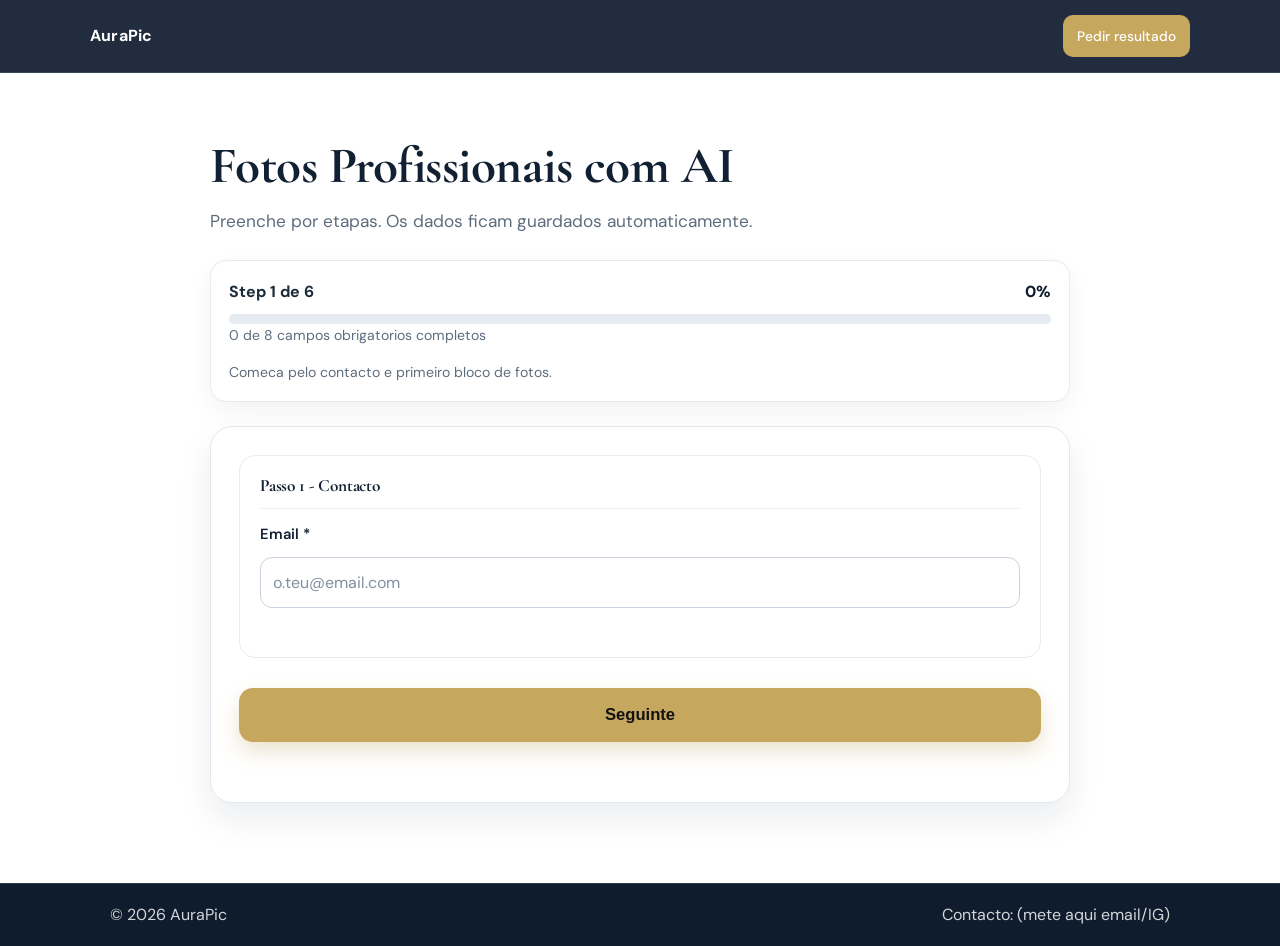
<file: form.html>
﻿<!DOCTYPE html>
<html lang="pt">
<head>
  <meta charset="UTF-8" />
  <meta name="viewport" content="width=device-width, initial-scale=1" />
  <title>AuraPic - Formulario</title>
  <meta http-equiv="refresh" content="0; url=form/step-1.html" />
</head>
<body>
  <p>A redirecionar para <a href="form/step-1.html">form/step-1.html</a>...</p>
  <script>
    window.location.replace("form/step-1.html");
  </script>
</body>
</html>
</file>
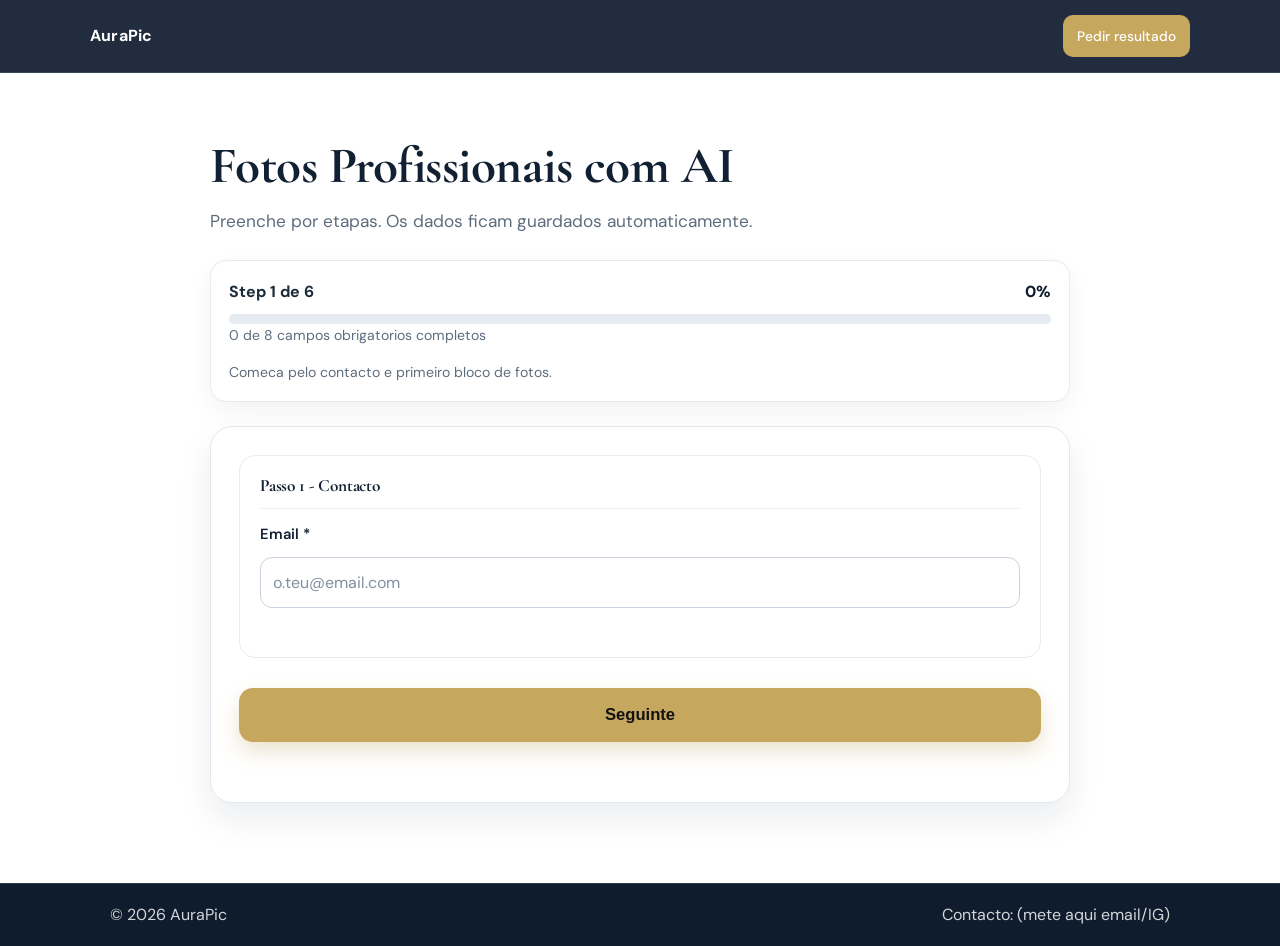
<file: form/step-1.html>
<!DOCTYPE html>
<html lang="pt">
<head>
  <meta charset="UTF-8" />
  <meta name="viewport" content="width=device-width, initial-scale=1" />
  <title>AuraPic - Step 1</title>
  <link rel="stylesheet" href="../style.css" />
</head>
<body class="form-page" data-step-index="1">
  <header class="topbar">
    <div class="container topbar-inner">
      <a class="brand" href="../index.html">AuraPic</a>
      <nav class="nav">
        <a class="btn small" href="step-1.html" aria-current="page">Pedir resultado</a>
      </nav>
    </div>
  </header>

  <main class="section">
    <div class="container form-container">
      <h1>Fotos Profissionais com AI</h1>
      <p class="lead">Preenche por etapas. Os dados ficam guardados automaticamente.</p>

      <div class="card mt progress-card" aria-live="polite">
        <div class="progress-head">
          <strong id="wizardStepLabel">Step 1 de 6</strong>
          <span id="progressPct">0%</span>
        </div>
        <div class="progress-track" role="progressbar" aria-valuemin="0" aria-valuemax="100" aria-valuenow="0">
          <div id="progressFill" class="progress-fill"></div>
        </div>
        <p class="muted small" id="progressText">0 de 8 campos obrigatorios completos</p>
        <p class="muted small" id="progressHint">Comeca pelo contacto e primeiro bloco de fotos.</p>
      </div>

      <section class="nice-form mt">
        <div class="step-card">
          <div class="step-head">
            <h3>Passo 1 - Contacto</h3>
          </div>
          <div class="field">
            <label for="email">Email *</label>
            <input id="email" name="email" type="email" placeholder="o.teu@email.com" required />
            <p class="small field-error" data-error-for="email"></p>
          </div>
        </div>

        <div class="actions">
          <button class="btn btn-submit" type="button" data-action="next">Seguinte</button>
        </div>

        <p class="muted small" id="formMsg" aria-live="polite"></p>
      </section>
    </div>
  </main>

  <footer class="footer">
    <div class="container footer-inner">
      <span class="muted">&copy; 2026 AuraPic</span>
      <span class="muted">Contacto: (mete aqui email/IG)</span>
    </div>
  </footer>

  <script src="../app.js"></script>
</body>
</html>
</file>
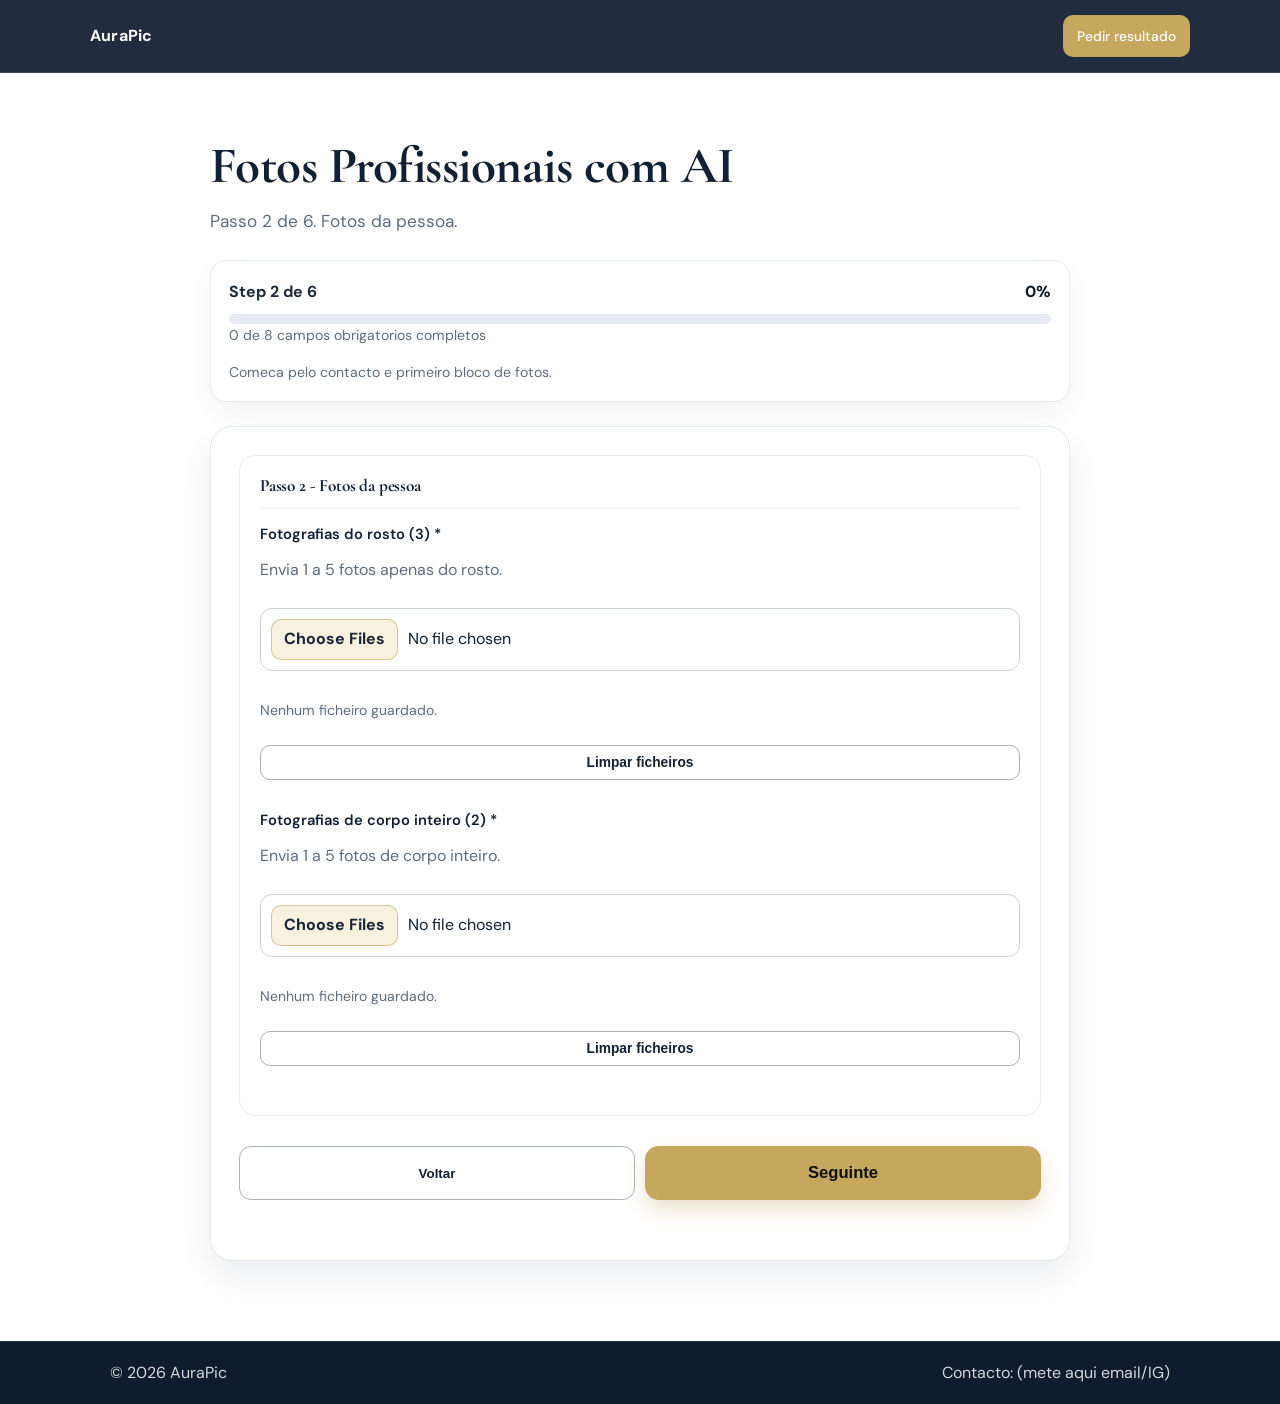
<file: form/step-2.html>
<!DOCTYPE html>
<html lang="pt">
<head>
  <meta charset="UTF-8" />
  <meta name="viewport" content="width=device-width, initial-scale=1" />
  <title>AuraPic - Step 2</title>
  <link rel="stylesheet" href="../style.css" />
</head>
<body class="form-page" data-step-index="2">
  <header class="topbar">
    <div class="container topbar-inner">
      <a class="brand" href="../index.html">AuraPic</a>
      <nav class="nav">
        <a class="btn small" href="step-1.html" aria-current="page">Pedir resultado</a>
      </nav>
    </div>
  </header>

  <main class="section">
    <div class="container form-container">
      <h1>Fotos Profissionais com AI</h1>
      <p class="lead">Passo 2 de 6. Fotos da pessoa.</p>

      <div class="card mt progress-card" aria-live="polite">
        <div class="progress-head">
          <strong id="wizardStepLabel">Step 2 de 6</strong>
          <span id="progressPct">0%</span>
        </div>
        <div class="progress-track" role="progressbar" aria-valuemin="0" aria-valuemax="100" aria-valuenow="0">
          <div id="progressFill" class="progress-fill"></div>
        </div>
        <p class="muted small" id="progressText">0 de 8 campos obrigatorios completos</p>
        <p class="muted small" id="progressHint">Continua com as fotos do rosto e corpo.</p>
      </div>

      <section class="nice-form mt">
        <div class="step-card">
          <div class="step-head">
            <h3>Passo 2 - Fotos da pessoa</h3>
          </div>

          <div class="field">
            <label for="facePhotos">Fotografias do rosto (3) *</label>
            <p class="hint">Envia 1 a 5 fotos apenas do rosto.</p>
            <input id="facePhotos" name="facePhotos" type="file" accept="image/*" multiple data-min="1" data-max="5" />
            <div class="previews" id="facePhotosPreviews"></div>
            <p class="muted small" id="facePhotosStatus">Nenhum ficheiro guardado.</p>
            <button class="btn ghost small" type="button" data-clear-files="facePhotos">Limpar ficheiros</button>
            <p class="small field-error" data-error-for="facePhotos"></p>
          </div>

          <div class="field">
            <label for="fullBodyPhotos">Fotografias de corpo inteiro (2) *</label>
            <p class="hint">Envia 1 a 5 fotos de corpo inteiro.</p>
            <input id="fullBodyPhotos" name="fullBodyPhotos" type="file" accept="image/*" multiple data-min="1" data-max="5" />
            <div class="previews" id="fullBodyPhotosPreviews"></div>
            <p class="muted small" id="fullBodyPhotosStatus">Nenhum ficheiro guardado.</p>
            <button class="btn ghost small" type="button" data-clear-files="fullBodyPhotos">Limpar ficheiros</button>
            <p class="small field-error" data-error-for="fullBodyPhotos"></p>
          </div>
        </div>

        <div class="actions">
          <button class="btn ghost" type="button" data-action="back">Voltar</button>
          <button class="btn btn-submit" type="button" data-action="next">Seguinte</button>
        </div>

        <p class="muted small" id="formMsg" aria-live="polite"></p>
      </section>
    </div>
  </main>

  <footer class="footer">
    <div class="container footer-inner">
      <span class="muted">&copy; 2026 AuraPic</span>
      <span class="muted">Contacto: (mete aqui email/IG)</span>
    </div>
  </footer>

  <script src="../app.js"></script>
</body>
</html>
</file>
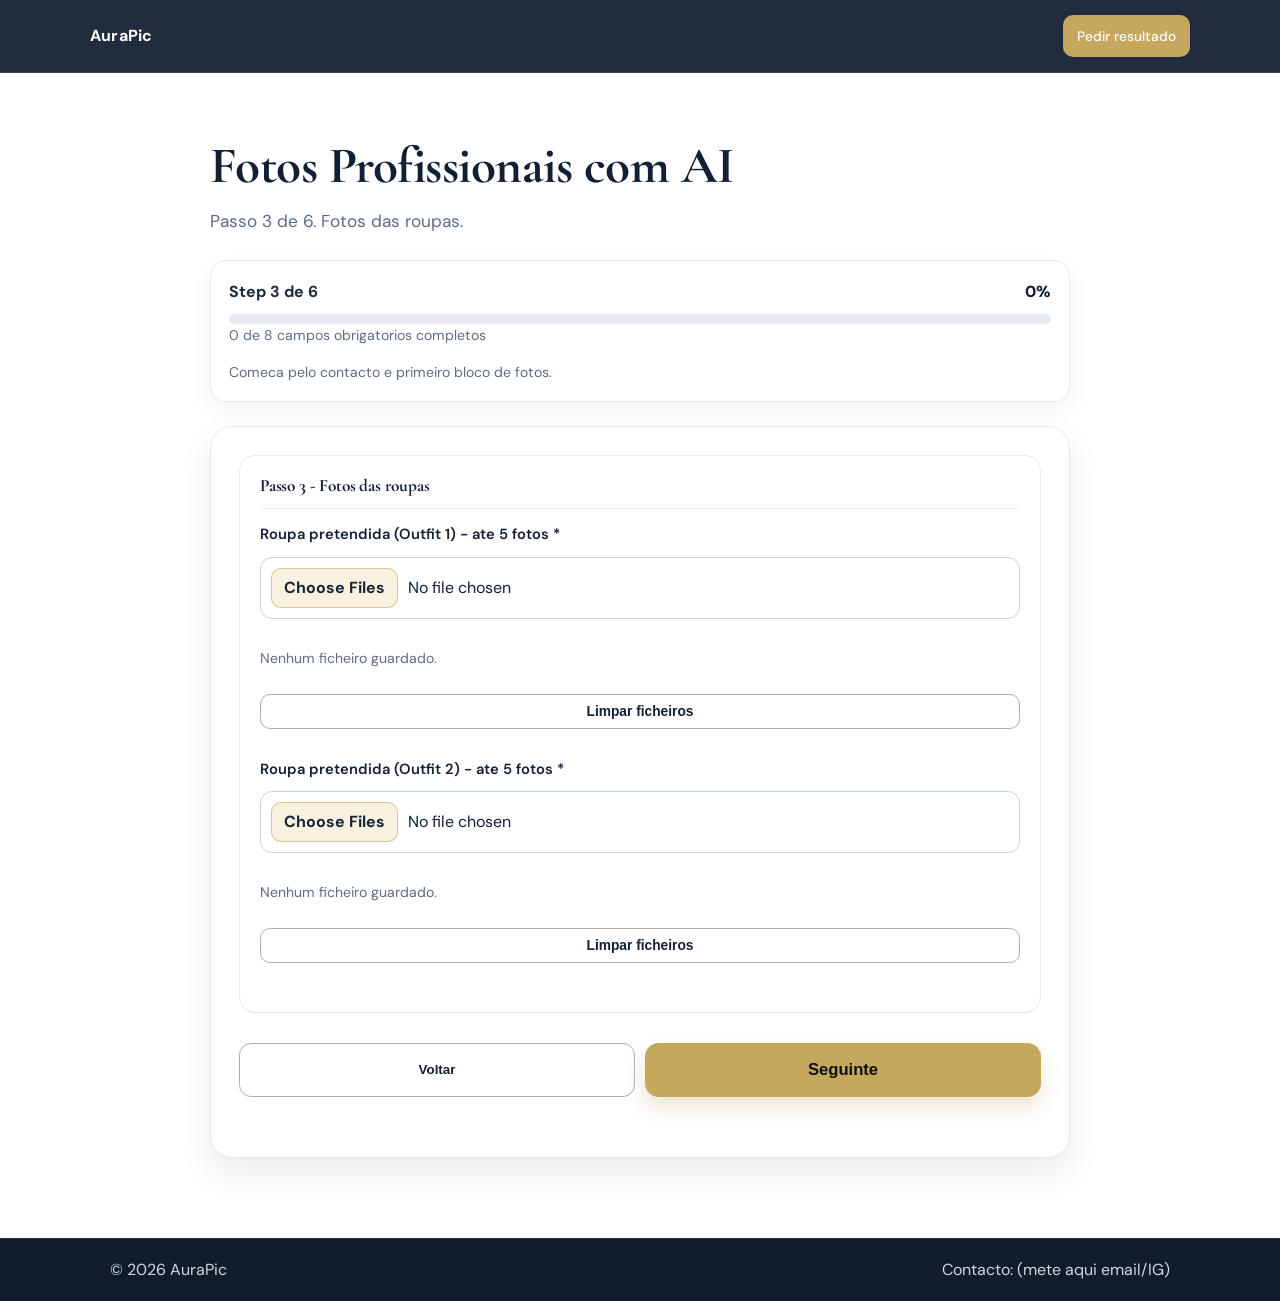
<file: form/step-3.html>
<!DOCTYPE html>
<html lang="pt">
<head>
  <meta charset="UTF-8" />
  <meta name="viewport" content="width=device-width, initial-scale=1" />
  <title>AuraPic - Step 3</title>
  <link rel="stylesheet" href="../style.css" />
</head>
<body class="form-page" data-step-index="3">
  <header class="topbar">
    <div class="container topbar-inner">
      <a class="brand" href="../index.html">AuraPic</a>
      <nav class="nav">
        <a class="btn small" href="step-1.html" aria-current="page">Pedir resultado</a>
      </nav>
    </div>
  </header>

  <main class="section">
    <div class="container form-container">
      <h1>Fotos Profissionais com AI</h1>
      <p class="lead">Passo 3 de 6. Fotos das roupas.</p>

      <div class="card mt progress-card" aria-live="polite">
        <div class="progress-head">
          <strong id="wizardStepLabel">Step 3 de 6</strong>
          <span id="progressPct">0%</span>
        </div>
        <div class="progress-track" role="progressbar" aria-valuemin="0" aria-valuemax="100" aria-valuenow="0">
          <div id="progressFill" class="progress-fill"></div>
        </div>
        <p class="muted small" id="progressText">0 de 8 campos obrigatorios completos</p>
        <p class="muted small" id="progressHint">Continua com os dois outfits.</p>
      </div>

      <section class="nice-form mt">
        <div class="step-card">
          <div class="step-head">
            <h3>Passo 3 - Fotos das roupas</h3>
          </div>

          <div class="field">
            <label for="outfit1Photos">Roupa pretendida (Outfit 1) - ate 5 fotos *</label>
            <input id="outfit1Photos" name="outfit1Photos" type="file" accept="image/*" multiple data-min="1" data-max="5" />
            <div class="previews" id="outfit1PhotosPreviews"></div>
            <p class="muted small" id="outfit1PhotosStatus">Nenhum ficheiro guardado.</p>
            <button class="btn ghost small" type="button" data-clear-files="outfit1Photos">Limpar ficheiros</button>
            <p class="small field-error" data-error-for="outfit1Photos"></p>
          </div>

          <div class="field">
            <label for="outfit2Photos">Roupa pretendida (Outfit 2) - ate 5 fotos *</label>
            <input id="outfit2Photos" name="outfit2Photos" type="file" accept="image/*" multiple data-min="1" data-max="5" />
            <div class="previews" id="outfit2PhotosPreviews"></div>
            <p class="muted small" id="outfit2PhotosStatus">Nenhum ficheiro guardado.</p>
            <button class="btn ghost small" type="button" data-clear-files="outfit2Photos">Limpar ficheiros</button>
            <p class="small field-error" data-error-for="outfit2Photos"></p>
          </div>
        </div>

        <div class="actions">
          <button class="btn ghost" type="button" data-action="back">Voltar</button>
          <button class="btn btn-submit" type="button" data-action="next">Seguinte</button>
        </div>

        <p class="muted small" id="formMsg" aria-live="polite"></p>
      </section>
    </div>
  </main>

  <footer class="footer">
    <div class="container footer-inner">
      <span class="muted">&copy; 2026 AuraPic</span>
      <span class="muted">Contacto: (mete aqui email/IG)</span>
    </div>
  </footer>

  <script src="../app.js"></script>
</body>
</html>
</file>
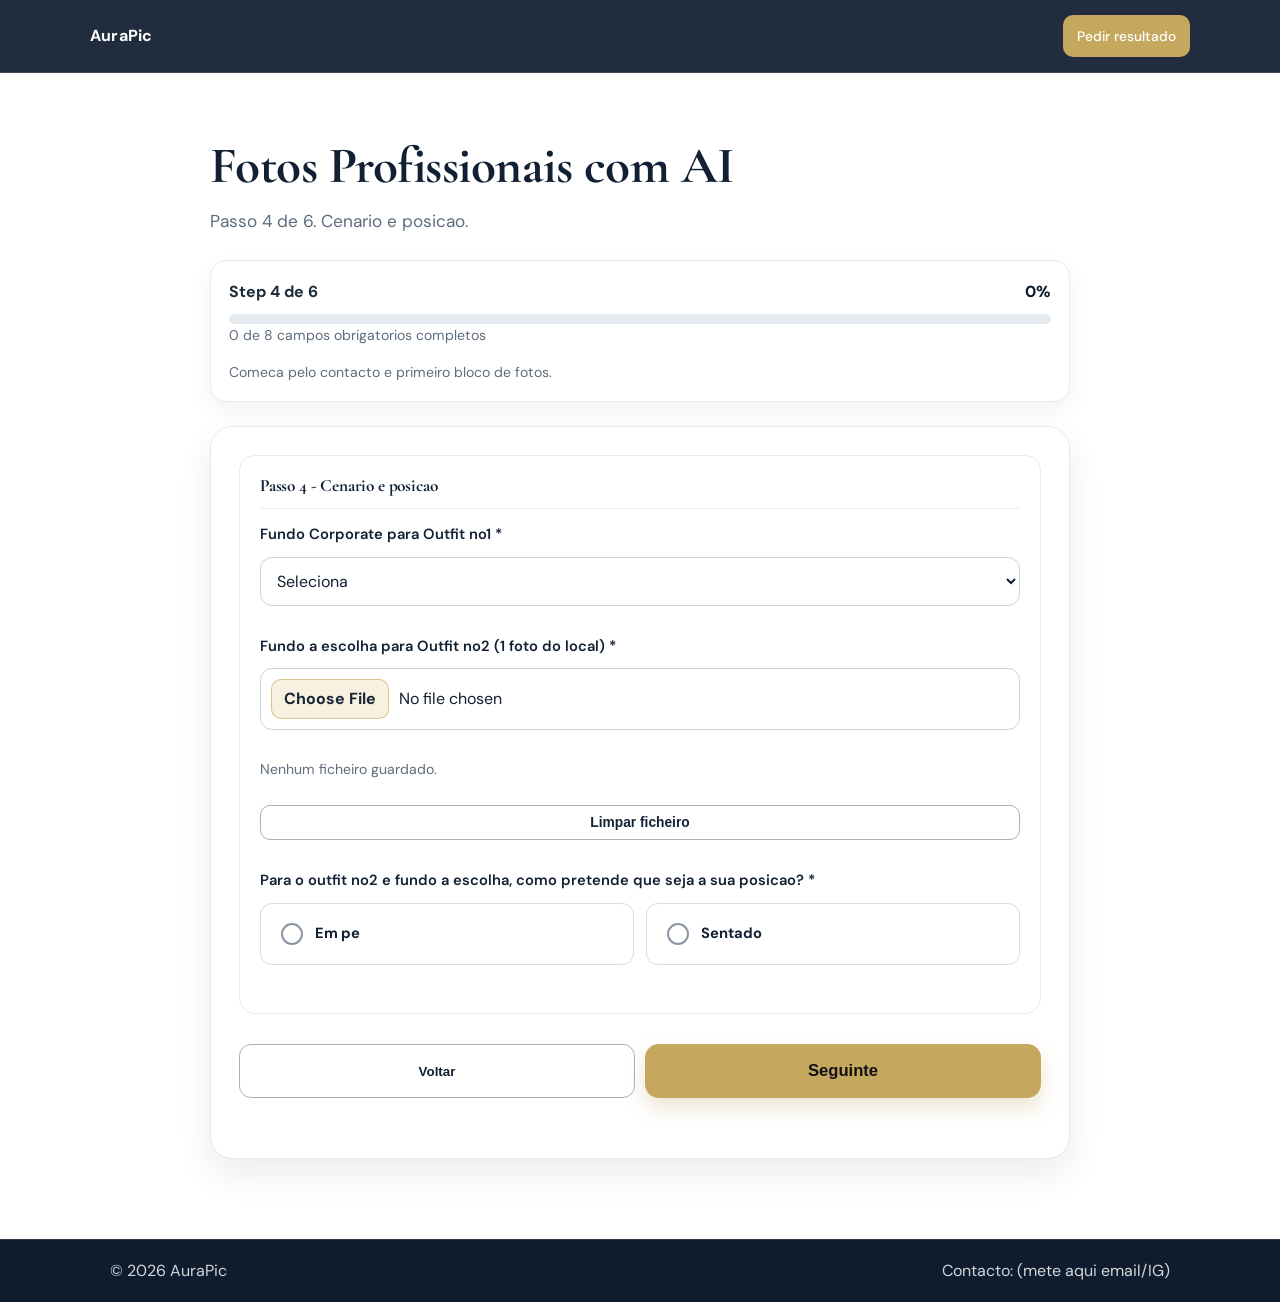
<file: form/step-4.html>
<!DOCTYPE html>
<html lang="pt">
<head>
  <meta charset="UTF-8" />
  <meta name="viewport" content="width=device-width, initial-scale=1" />
  <title>AuraPic - Step 4</title>
  <link rel="stylesheet" href="../style.css" />
</head>
<body class="form-page" data-step-index="4">
  <header class="topbar">
    <div class="container topbar-inner">
      <a class="brand" href="../index.html">AuraPic</a>
      <nav class="nav">
        <a class="btn small" href="step-1.html" aria-current="page">Pedir resultado</a>
      </nav>
    </div>
  </header>

  <main class="section">
    <div class="container form-container">
      <h1>Fotos Profissionais com AI</h1>
      <p class="lead">Passo 4 de 6. Cenario e posicao.</p>

      <div class="card mt progress-card" aria-live="polite">
        <div class="progress-head">
          <strong id="wizardStepLabel">Step 4 de 6</strong>
          <span id="progressPct">0%</span>
        </div>
        <div class="progress-track" role="progressbar" aria-valuemin="0" aria-valuemax="100" aria-valuenow="0">
          <div id="progressFill" class="progress-fill"></div>
        </div>
        <p class="muted small" id="progressText">0 de 8 campos obrigatorios completos</p>
        <p class="muted small" id="progressHint">Define fundo e posicao.</p>
      </div>

      <section class="nice-form mt">
        <div class="step-card">
          <div class="step-head">
            <h3>Passo 4 - Cenario e posicao</h3>
          </div>

          <div class="field">
            <label for="bg1">Fundo Corporate para Outfit no1 *</label>
            <select id="bg1" name="bg1" required>
              <option value="" selected disabled>Seleciona</option>
              <option>Branco</option>
              <option>Preto</option>
              <option>Cinzento</option>
              <option>Beige</option>
            </select>
            <p class="small field-error" data-error-for="bg1"></p>
          </div>

          <div class="field">
            <label for="bg2Photo">Fundo a escolha para Outfit no2 (1 foto do local) *</label>
            <input id="bg2Photo" name="bg2Photo" type="file" accept="image/*" data-min="1" data-max="1" />
            <div class="previews" id="bg2PhotoPreviews"></div>
            <p class="muted small" id="bg2PhotoStatus">Nenhum ficheiro guardado.</p>
            <button class="btn ghost small" type="button" data-clear-files="bg2Photo">Limpar ficheiro</button>
            <p class="small field-error" data-error-for="bg2Photo"></p>
          </div>

          <div class="field">
            <label>Para o outfit no2 e fundo a escolha, como pretende que seja a sua posicao? *</label>
            <div class="radio-row">
              <label class="radio radio-card">
                <input type="radio" name="pose" value="Em pe" />
                <span class="radio-card-ui">
                  <span class="radio-indicator" aria-hidden="true"></span>
                  <span class="radio-label">Em pe</span>
                  <span class="radio-check" aria-hidden="true">✓</span>
                </span>
              </label>
              <label class="radio radio-card">
                <input type="radio" name="pose" value="Sentado" />
                <span class="radio-card-ui">
                  <span class="radio-indicator" aria-hidden="true"></span>
                  <span class="radio-label">Sentado</span>
                  <span class="radio-check" aria-hidden="true">✓</span>
                </span>
              </label>
            </div>
            <p class="small field-error" data-error-for="pose"></p>
          </div>
        </div>

        <div class="actions">
          <button class="btn ghost" type="button" data-action="back">Voltar</button>
          <button class="btn btn-submit" type="button" data-action="next">Seguinte</button>
        </div>

        <p class="muted small" id="formMsg" aria-live="polite"></p>
      </section>
    </div>
  </main>

  <footer class="footer">
    <div class="container footer-inner">
      <span class="muted">&copy; 2026 AuraPic</span>
      <span class="muted">Contacto: (mete aqui email/IG)</span>
    </div>
  </footer>

  <script src="../app.js"></script>
</body>
</html>
</file>
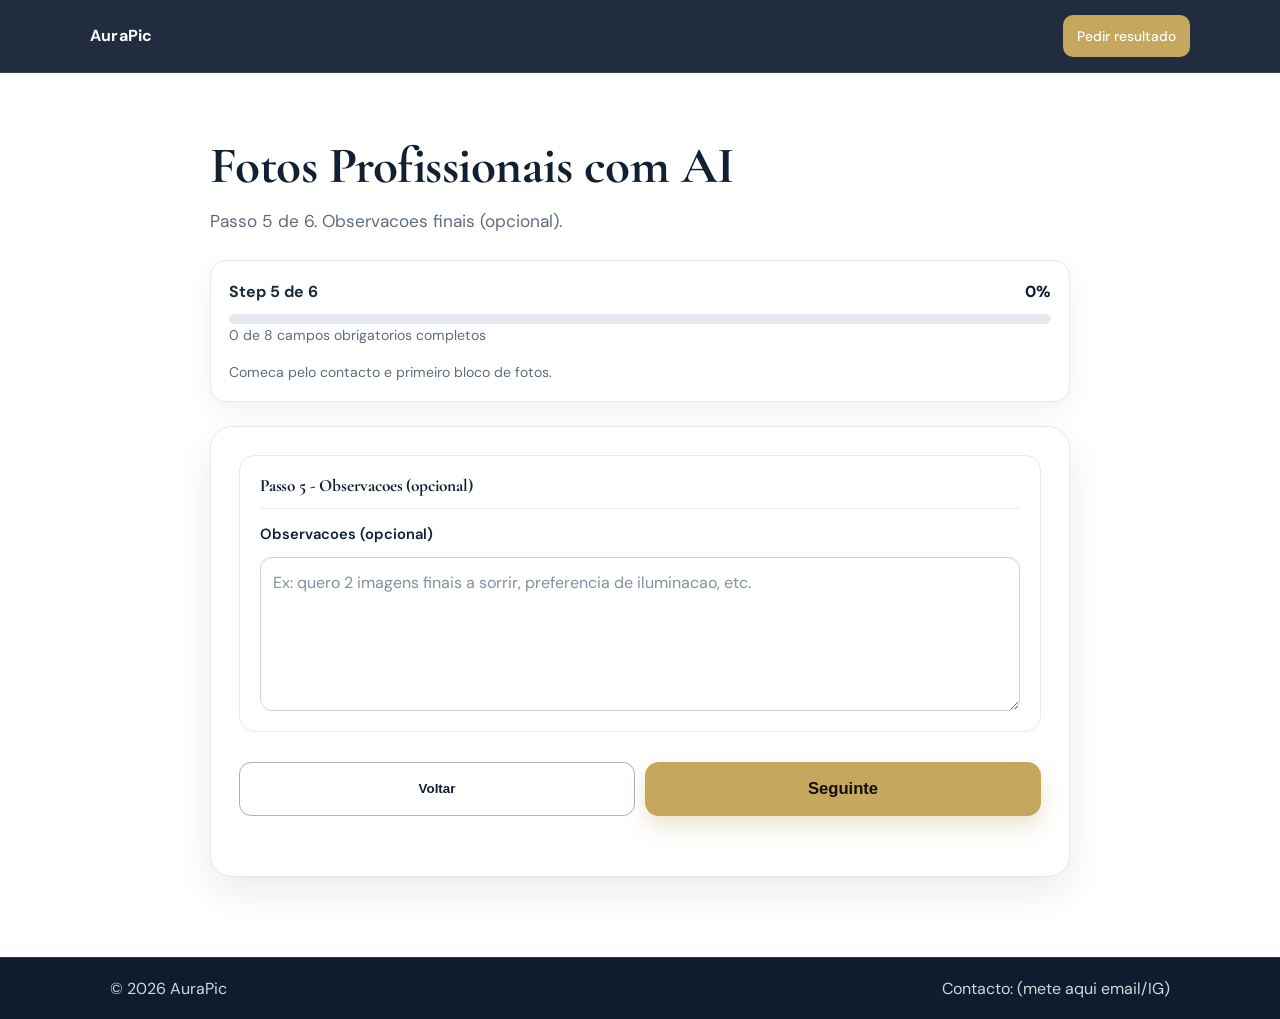
<file: form/step-5.html>
<!DOCTYPE html>
<html lang="pt">
<head>
  <meta charset="UTF-8" />
  <meta name="viewport" content="width=device-width, initial-scale=1" />
  <title>AuraPic - Step 5</title>
  <link rel="stylesheet" href="../style.css" />
</head>
<body class="form-page" data-step-index="5">
  <header class="topbar">
    <div class="container topbar-inner">
      <a class="brand" href="../index.html">AuraPic</a>
      <nav class="nav">
        <a class="btn small" href="step-1.html" aria-current="page">Pedir resultado</a>
      </nav>
    </div>
  </header>

  <main class="section">
    <div class="container form-container">
      <h1>Fotos Profissionais com AI</h1>
      <p class="lead">Passo 5 de 6. Observacoes finais (opcional).</p>

      <div class="card mt progress-card" aria-live="polite">
        <div class="progress-head">
          <strong id="wizardStepLabel">Step 5 de 6</strong>
          <span id="progressPct">0%</span>
        </div>
        <div class="progress-track" role="progressbar" aria-valuemin="0" aria-valuemax="100" aria-valuenow="0">
          <div id="progressFill" class="progress-fill"></div>
        </div>
        <p class="muted small" id="progressText">0 de 8 campos obrigatorios completos</p>
        <p class="muted small" id="progressHint">Ultimo passo antes do resumo.</p>
      </div>

      <section class="nice-form mt">
        <div class="step-card">
          <div class="step-head">
            <h3>Passo 5 - Observacoes (opcional)</h3>
          </div>
          <div class="field">
            <label for="notes">Observacoes (opcional)</label>
            <textarea id="notes" name="notes" rows="5" placeholder="Ex: quero 2 imagens finais a sorrir, preferencia de iluminacao, etc."></textarea>
          </div>
        </div>

        <div class="actions">
          <button class="btn ghost" type="button" data-action="back">Voltar</button>
          <button class="btn btn-submit" type="button" data-action="next">Seguinte</button>
        </div>

        <p class="muted small" id="formMsg" aria-live="polite"></p>
      </section>
    </div>
  </main>

  <footer class="footer">
    <div class="container footer-inner">
      <span class="muted">&copy; 2026 AuraPic</span>
      <span class="muted">Contacto: (mete aqui email/IG)</span>
    </div>
  </footer>

  <script src="../app.js"></script>
</body>
</html>
</file>
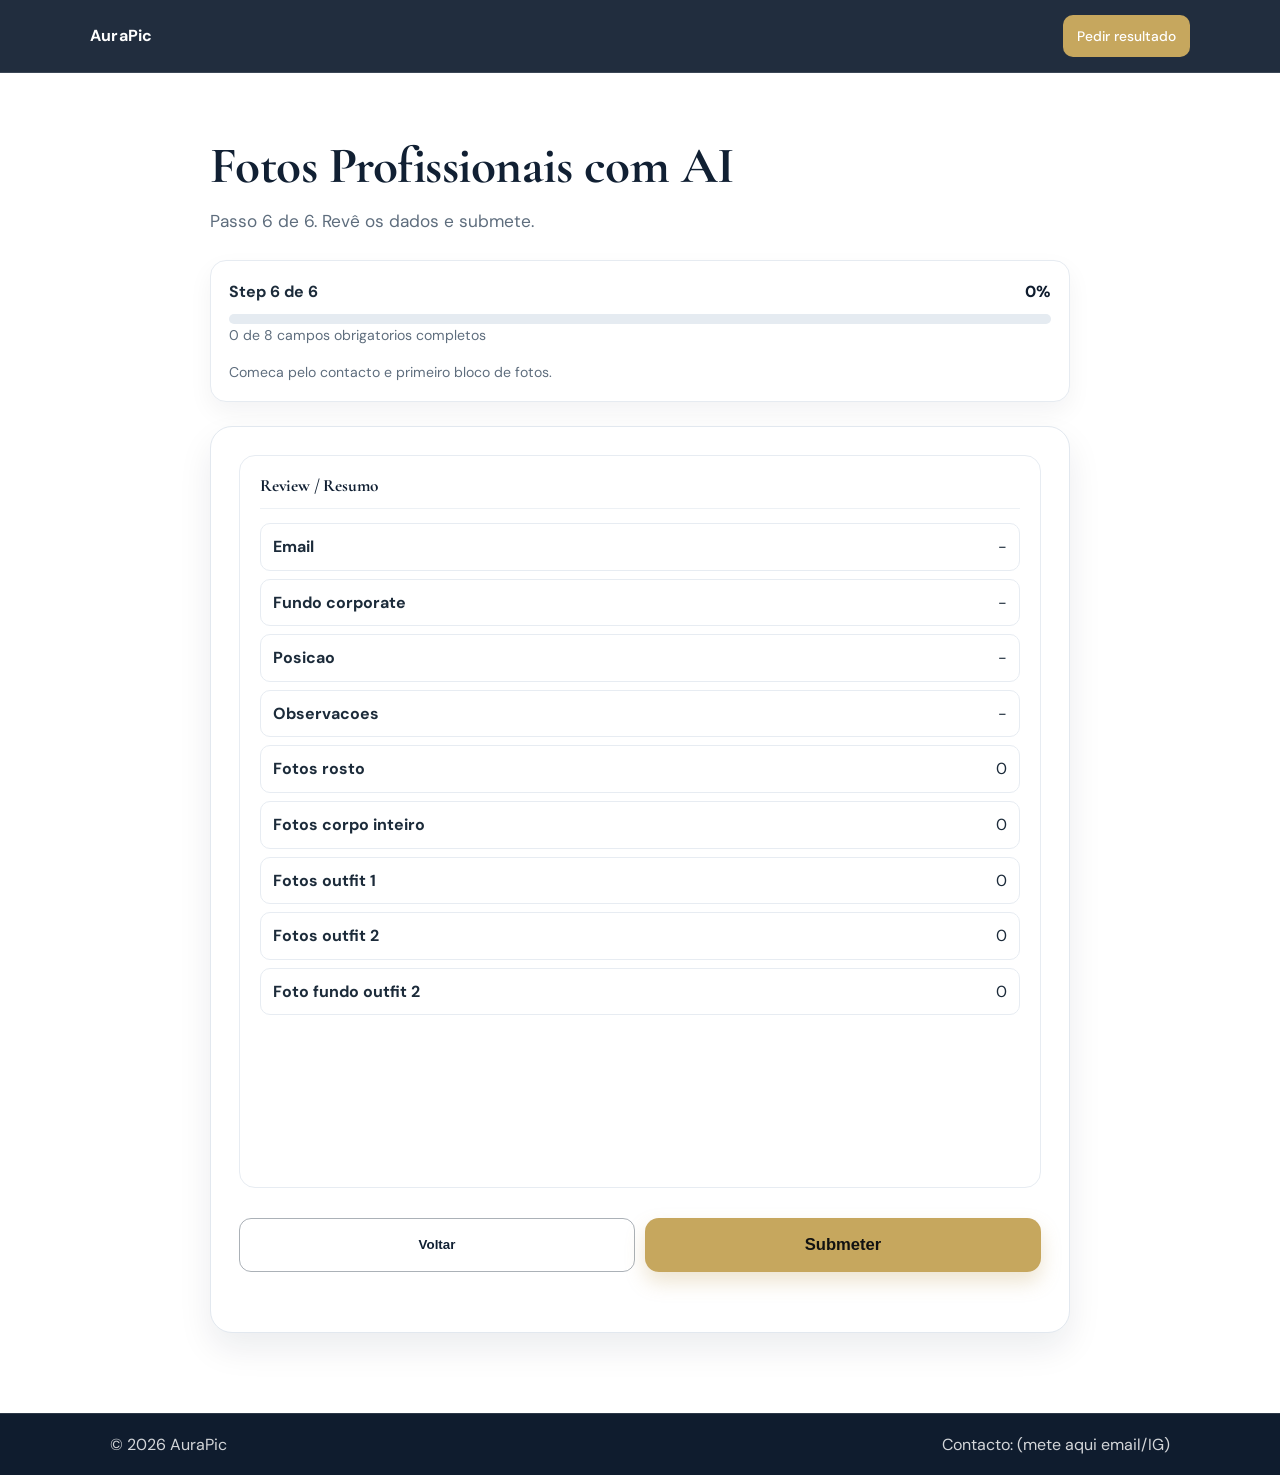
<file: form/step-6.html>
<!DOCTYPE html>
<html lang="pt">
<head>
  <meta charset="UTF-8" />
  <meta name="viewport" content="width=device-width, initial-scale=1" />
  <title>AuraPic - Review</title>
  <link rel="stylesheet" href="../style.css" />
</head>
<body class="form-page" data-step-index="6">
  <header class="topbar">
    <div class="container topbar-inner">
      <a class="brand" href="../index.html">AuraPic</a>
      <nav class="nav">
        <a class="btn small" href="step-1.html" aria-current="page">Pedir resultado</a>
      </nav>
    </div>
  </header>

  <main class="section">
    <div class="container form-container">
      <h1>Fotos Profissionais com AI</h1>
      <p class="lead">Passo 6 de 6. Revê os dados e submete.</p>

      <div class="card mt progress-card" aria-live="polite">
        <div class="progress-head">
          <strong id="wizardStepLabel">Step 6 de 6</strong>
          <span id="progressPct">0%</span>
        </div>
        <div class="progress-track" role="progressbar" aria-valuemin="0" aria-valuemax="100" aria-valuenow="0">
          <div id="progressFill" class="progress-fill"></div>
        </div>
        <p class="muted small" id="progressText">0 de 8 campos obrigatorios completos</p>
        <p class="muted small" id="progressHint">Tudo pronto para submissao.</p>
      </div>

      <section class="nice-form mt">
        <div class="step-card">
          <div class="step-head">
            <h3>Review / Resumo</h3>
          </div>

          <div id="reviewContent" class="review-grid"></div>

          <p class="small field-error" data-error-for="email"></p>
          <p class="small field-error" data-error-for="facePhotos"></p>
          <p class="small field-error" data-error-for="fullBodyPhotos"></p>
          <p class="small field-error" data-error-for="outfit1Photos"></p>
          <p class="small field-error" data-error-for="outfit2Photos"></p>
          <p class="small field-error" data-error-for="bg1"></p>
          <p class="small field-error" data-error-for="bg2Photo"></p>
          <p class="small field-error" data-error-for="pose"></p>
        </div>

        <div class="actions">
          <button class="btn ghost" type="button" data-action="back">Voltar</button>
          <button class="btn btn-submit" type="button" data-action="submit">Submeter</button>
        </div>

        <p class="muted small" id="formMsg" aria-live="polite"></p>
      </section>
    </div>
  </main>

  <footer class="footer">
    <div class="container footer-inner">
      <span class="muted">&copy; 2026 AuraPic</span>
      <span class="muted">Contacto: (mete aqui email/IG)</span>
    </div>
  </footer>

  <script src="../app.js"></script>
</body>
</html>
</file>
<file: style.css>
﻿@import url("https://fonts.googleapis.com/css2?family=DM+Sans:wght@400;500;700;800&family=Cormorant+Garamond:wght@600;700&display=swap");

:root {
  --navy-900: #0F1C2E;
  --navy-800: #13243A;
  --navy-700: #1D3655;

  --gold-500: #C6A75E;
  --gold-600: #B8974F;

  --white: #FFFFFF;
  --off-white: #F8F8F6;
  --ink: #112033;
  --text: #1C2B3A;
  --muted: #5E6D7D;
  --line: #D9E0E7;

  --radius-lg: 16px;
  --radius-md: 12px;
  --shadow-soft: 0 12px 30px rgba(15, 28, 46, 0.08);
}

* {
  box-sizing: border-box;
}

html,
body {
  height: 100%;
}

body {
  min-height: 100vh;
  margin: 0;
  display: grid;
  grid-template-rows: auto 1fr auto;
  font-family: "DM Sans", "Segoe UI", sans-serif;
  color: var(--text);
  background: var(--white);
  line-height: 1.6;
}

h1,
h2,
h3 {
  margin: 0 0 12px;
  color: var(--ink);
  font-family: "Cormorant Garamond", Georgia, serif;
  font-weight: 700;
  letter-spacing: -0.01em;
  line-height: 1.15;
}

h1 {
  font-size: clamp(2rem, 4vw, 3.4rem);
}

h2 {
  font-size: clamp(1.6rem, 3vw, 2.2rem);
}

h3 {
  font-size: 1.2rem;
}

p,
li {
  margin-top: 0;
}

a {
  color: inherit;
}

.container {
  max-width: 1100px;
  margin: 0 auto;
  padding: 0 20px;
}

.section {
  padding: 78px 0;
  background: var(--white);
}

.section.alt {
  background: linear-gradient(180deg, #F3F7FC 0%, #EEF3F9 100%);
  border-top: 1px solid var(--line);
  border-bottom: 1px solid var(--line);
}

.mt {
  margin-top: 24px;
}

.center {
  text-align: center;
}

.topbar {
  position: sticky;
  top: 0;
  z-index: 50;
  backdrop-filter: blur(8px);
  background: rgba(15, 28, 46, 0.92);
  border-bottom: 1px solid rgba(255, 255, 255, 0.12);
}

.topbar-inner {
  display: flex;
  align-items: center;
  justify-content: space-between;
  padding: 15px 0;
}

.brand {
  text-decoration: none;
  font-weight: 700;
  color: var(--white);
  letter-spacing: 0.2px;
}

.nav a {
  text-decoration: none;
  margin-left: 14px;
  color: rgba(255, 255, 255, 0.82);
  font-weight: 500;
}

.nav {
  display: flex;
  align-items: center;
  gap: 6px;
}

.nav a:hover,
.nav a[aria-current="page"] {
  color: var(--white);
}

.hero {
  position: relative;
  overflow: hidden;
  min-height: 68vh;
  padding: 90px 0 72px;
  background: var(--navy-900);
  color: var(--white);
  display: flex;
  align-items: center;
}

.hero::after {
  content: "";
  position: absolute;
  inset: 0;
  background: linear-gradient(105deg, rgba(15, 28, 46, 0.85), rgba(15, 28, 46, 0.6));
  z-index: 2;
  pointer-events: none;
}

.hero .bg-video {
  position: absolute;
  inset: 0;
  width: 100%;
  height: 100%;
  object-fit: cover;
  z-index: 0;
}

.hero .container,
.hero-grid {
  position: relative;
  z-index: 3;
}

.hero-grid {
  display: grid;
  grid-template-columns: 1.1fr 0.9fr;
  gap: 28px;
  align-items: center;
}

@media (max-width: 900px) {
  .hero-grid {
    grid-template-columns: 1fr;
  }
}

.hero h1,
.hero h2,
.hero h3,
.hero .lead,
.hero .bullets,
.hero .bullets li,
.hero .muted {
  color: var(--white);
}

.lead {
  font-size: 1.08rem;
  color: var(--muted);
  max-width: 68ch;
}

.small {
  font-size: 0.88rem;
}

.muted,
.hint {
  color: var(--muted);
}

.cta-row {
  display: flex;
  gap: 12px;
  margin: 20px 0;
  flex-wrap: wrap;
}

.btn {
  display: inline-block;
  border: 1px solid rgba(198, 167, 94, 0.55);
  background: var(--gold-500);
  color: #111111;
  text-decoration: none;
  font-weight: 700;
  border-radius: var(--radius-md);
  padding: 12px 18px;
  transition: background-color 0.2s ease, transform 0.2s ease, box-shadow 0.2s ease;
}

.btn:hover {
  background: var(--gold-600);
  transform: translateY(-1px);
  box-shadow: 0 8px 18px rgba(184, 151, 79, 0.28);
}

.btn.small {
  font-size: 0.86rem;
  padding: 9px 13px;
  border-radius: 10px;
}

.btn.ghost {
  background: transparent;
  color: var(--white);
  border: 1px solid rgba(255, 255, 255, 0.52);
}

.btn.ghost:hover {
  background: rgba(255, 255, 255, 0.12);
  box-shadow: none;
}

main > .section .btn.ghost,
.section:not(.hero) .btn.ghost,
main.section .btn.ghost {
  color: var(--ink);
  border-color: rgba(17, 32, 51, 0.35);
}

main > .section .btn.ghost:hover,
.section:not(.hero) .btn.ghost:hover,
main.section .btn.ghost:hover {
  background: rgba(17, 32, 51, 0.08);
}

.bullets {
  margin: 16px 0 0;
  padding-left: 20px;
}

.cards,
.pricing {
  display: grid;
  gap: 14px;
}

.cards {
  grid-template-columns: repeat(3, 1fr);
  margin-top: 16px;
}

.pricing {
  grid-template-columns: repeat(3, 1fr);
  margin-top: 18px;
  padding: 18px;
  border-radius: var(--radius-lg);
  background: linear-gradient(180deg, var(--navy-900), var(--navy-800));
  border: 1px solid rgba(255, 255, 255, 0.08);
}

@media (max-width: 900px) {
  .cards,
  .pricing {
    grid-template-columns: 1fr;
  }

  .ba-grid {
    grid-template-columns: 1fr;
  }
}

.card,
.video-card,
.nice-form {
  background: var(--off-white);
  border: 1px solid var(--line);
  border-radius: var(--radius-lg);
  padding: 18px;
  box-shadow: var(--shadow-soft);
}

.price-card {
  position: relative;
  background: rgba(255, 255, 255, 0.98);
  border: 1px solid rgba(255, 255, 255, 0.25);
  border-radius: var(--radius-lg);
  padding: 18px;
}

.price-card.featured {
  border-color: rgba(198, 167, 94, 0.75);
  box-shadow: 0 10px 22px rgba(198, 167, 94, 0.15);
}

.price-card h2,
.price-card h3 {
  color: var(--ink);
}

.price {
  font-size: 1.75rem;
  font-weight: 800;
  color: var(--navy-900);
  margin: 8px 0 10px;
}

.badge {
  position: absolute;
  top: 12px;
  right: 12px;
  background: var(--gold-500);
  color: #111111;
  border: 1px solid rgba(184, 151, 79, 0.5);
  padding: 5px 10px;
  border-radius: 999px;
  font-size: 0.75rem;
  font-weight: 700;
}

.form-container {
  max-width: 760px;
}

.nice-form {
  display: flex;
  flex-direction: column;
  gap: 10px;
}

.field {
  display: flex;
  flex-direction: column;
  gap: 8px;
}

label {
  color: var(--ink);
  font-size: 0.92rem;
  font-weight: 600;
}

input,
textarea,
select {
  width: 100%;
  padding: 12px;
  border-radius: var(--radius-md);
  border: 1px solid #C9D3DE;
  background: var(--white);
  color: var(--ink);
  outline: none;
  font: inherit;
}

input[type="file"] {
  padding: 10px;
  line-height: 1.4;
}

input[type="file"]::file-selector-button {
  border: 1px solid rgba(198, 167, 94, 0.6);
  background: #F8F1E0;
  color: #182536;
  border-radius: 10px;
  padding: 8px 12px;
  margin-right: 10px;
  font: inherit;
  font-weight: 700;
  cursor: pointer;
}

input[type="file"]::file-selector-button:hover {
  background: #F3E5C3;
}

input:focus,
textarea:focus,
select:focus {
  border-color: rgba(198, 167, 94, 0.9);
  box-shadow: 0 0 0 4px rgba(198, 167, 94, 0.2);
}

::placeholder {
  color: #8190A0;
}

.video-wrap {
  position: relative;
  padding-top: 56.25%;
  border-radius: 12px;
  overflow: hidden;
  border: 1px solid var(--line);
  background: #EAF0F7;
}

.video-wrap iframe {
  position: absolute;
  inset: 0;
  width: 100%;
  height: 100%;
}

.previews {
  display: grid;
  grid-template-columns: repeat(5, 1fr);
  gap: 10px;
  margin-top: 8px;
}

@media (max-width: 900px) {
  .previews {
    grid-template-columns: repeat(3, 1fr);
  }
}

.preview {
  border: 1px solid var(--line);
  border-radius: 12px;
  overflow: hidden;
  background: #EEF3F9;
}

.preview img {
  width: 100%;
  height: 110px;
  object-fit: cover;
  display: block;
}

.radio-row {
  display: flex;
  gap: 14px;
  flex-wrap: wrap;
}

.radio {
  display: flex;
  align-items: center;
  gap: 10px;
  color: var(--ink);
}

.form-page .radio-row {
  display: grid;
  grid-template-columns: repeat(2, minmax(0, 1fr));
  gap: 12px;
}

.form-page .radio-card {
  position: relative;
  width: 100%;
}

.form-page .radio-card input {
  position: absolute;
  inset: 0;
  margin: 0;
  opacity: 0;
  cursor: pointer;
}

.form-page .radio-card-ui {
  display: flex;
  align-items: center;
  justify-content: center;
  gap: 12px;
  width: 100%;
  min-height: 62px;
  padding: 16px 20px;
  border: 1px solid #DDD;
  border-radius: 12px;
  background: #FFFFFF;
  cursor: pointer;
  transition: border-color 0.2s ease, background-color 0.2s ease, box-shadow 0.2s ease;
}

.form-page .radio-card:hover .radio-card-ui {
  border-color: var(--gold-500);
}

.form-page .radio-indicator {
  width: 22px;
  height: 22px;
  border-radius: 50%;
  border: 2px solid #8A96A4;
  flex: 0 0 22px;
  position: relative;
  background: #FFFFFF;
}

.form-page .radio-label {
  font-weight: 700;
  color: var(--ink);
  white-space: nowrap;
  text-align: center;
  line-height: 1;
}

.form-page .radio-check {
  margin-left: auto;
  color: var(--gold-600);
  font-size: 1rem;
  font-weight: 800;
  opacity: 0;
  transform: scale(0.9);
  transition: opacity 0.2s ease, transform 0.2s ease;
}

.form-page .radio-card input:focus-visible + .radio-card-ui {
  box-shadow: 0 0 0 4px rgba(198, 167, 94, 0.2);
  border-color: var(--gold-500);
}

.form-page .radio-card input:checked + .radio-card-ui {
  border-color: var(--gold-500);
  background: #FCF8EE;
}

.form-page .radio-card input:checked + .radio-card-ui .radio-indicator {
  border-color: var(--gold-600);
}

.form-page .radio-card input:checked + .radio-card-ui .radio-indicator::after {
  content: "";
  position: absolute;
  top: 50%;
  left: 50%;
  width: 10px;
  height: 10px;
  border-radius: 50%;
  background: var(--gold-600);
  transform: translate(-50%, -50%);
}

.form-page .radio-card input:checked + .radio-card-ui .radio-check {
  opacity: 1;
  transform: scale(1);
}

.actions {
  display: flex;
  gap: 12px;
  flex-wrap: wrap;
  margin-top: 8px;
}

.quick-start {
  background: linear-gradient(180deg, #FCF8EE 0%, #F8F1E2 100%);
  border-color: rgba(198, 167, 94, 0.45);
}

.quick-start h2 {
  margin-bottom: 8px;
}

.quick-start-grid {
  display: grid;
  grid-template-columns: repeat(3, 1fr);
  gap: 12px;
  margin-top: 14px;
}

.quick-start-grid > div {
  background: rgba(255, 255, 255, 0.7);
  border: 1px solid rgba(198, 167, 94, 0.28);
  border-radius: 12px;
  padding: 12px;
}

.progress-card {
  border-color: rgba(19, 36, 58, 0.18);
}

.progress-head {
  display: flex;
  align-items: center;
  justify-content: space-between;
  gap: 12px;
}

#progressPct {
  font-weight: 800;
  color: var(--navy-900);
}

.progress-track {
  height: 10px;
  margin-top: 10px;
  border-radius: 999px;
  background: #E5EBF1;
  overflow: hidden;
}

.progress-fill {
  width: 0%;
  height: 100%;
  border-radius: inherit;
  background: linear-gradient(90deg, var(--gold-500), var(--gold-600));
  transition: width 0.25s ease;
}

#progressHint {
  margin: 10px 0 0;
}

.step-card {
  border: 1px solid var(--line);
  background: #FFFFFF;
  border-radius: 14px;
  padding: 14px;
}

.step-head {
  display: flex;
  align-items: center;
  justify-content: space-between;
  gap: 10px;
  margin-bottom: 12px;
}

.step-head h3 {
  font-size: 1.08rem;
  margin: 0;
}

.step-state {
  font-size: 0.78rem;
  font-weight: 700;
  text-transform: uppercase;
  letter-spacing: 0.03em;
  color: var(--muted);
}

.step-card.is-done {
  border-color: rgba(30, 106, 58, 0.35);
  background: linear-gradient(180deg, #FFFFFF 0%, #F5FCF8 100%);
}

.step-card.is-done .step-state {
  color: #1E6A3A;
}

.anti-lazy-note {
  margin: 6px 0 0;
}

/* Form page: premium, leve, com foco em conclusão */
.form-page {
  background: #FFFFFF;
}

.form-page main.section {
  background: #FFFFFF;
  padding-top: 64px;
  padding-bottom: 80px;
}

.form-page .form-container {
  max-width: 900px;
}

.form-page .quick-start,
.form-page .progress-card {
  background: #FFFFFF;
  border: 1px solid #E6EBF1;
  box-shadow: 0 10px 24px rgba(15, 28, 46, 0.05);
}

.form-page .quick-start-grid > div {
  background: #FFFFFF;
  border: 1px solid #E9EDF3;
}

.form-page .nice-form {
  background: #FFFFFF;
  border: 1px solid #E2E8EF;
  border-radius: 22px;
  padding: 28px;
  gap: 18px;
  box-shadow: 0 16px 34px rgba(15, 28, 46, 0.08);
}

.form-page .step-card {
  border: 1px solid #E7ECF2;
  border-radius: 16px;
  padding: 20px;
  background: #FFFFFF;
}

.form-page .step-card + .step-card {
  margin-top: 4px;
}

.form-page .step-head {
  margin-bottom: 14px;
  padding-bottom: 12px;
  border-bottom: 1px solid #EDF1F5;
}

.form-page .field {
  gap: 10px;
}

.form-page .actions {
  display: grid;
  grid-template-columns: repeat(auto-fit, minmax(170px, 1fr));
  gap: 10px;
  margin-top: 12px;
}

.form-page .btn-submit {
  width: 100%;
  padding: 16px 22px;
  font-size: 1.04rem;
  border-radius: 14px;
  box-shadow: 0 10px 20px rgba(184, 151, 79, 0.26);
}

.field-error {
  margin: 2px 0 0;
  color: #9A1C1C;
  min-height: 1.2em;
}

.preview-file-label {
  padding: 12px;
  font-size: 0.84rem;
  color: var(--ink);
}

.review-grid {
  display: grid;
  gap: 8px;
}

.review-row {
  display: flex;
  align-items: center;
  justify-content: space-between;
  gap: 12px;
  border: 1px solid #E7ECF2;
  border-radius: 10px;
  padding: 10px 12px;
}

.form-page .btn.ghost {
  width: 100%;
  text-align: center;
}

.form-page .anti-lazy-note {
  margin-top: 2px;
}

@media (max-width: 900px) {
  .quick-start-grid {
    grid-template-columns: 1fr;
  }
}

.before-after-section {
  background: var(--white);
}

.ba-grid {
  display: grid;
  grid-template-columns: repeat(3, 1fr);
  gap: 18px;
}

.ba-card {
  margin: 0;
}

.ba-slider {
  --pos: 50%;
  position: relative;
  aspect-ratio: 4 / 5;
  border-radius: var(--radius-lg);
  overflow: hidden;
  border: 1px solid var(--line);
  box-shadow: var(--shadow-soft);
  background: #EAF0F7;
}

.ba-img {
  position: absolute;
  inset: 0;
  width: 100%;
  height: 100%;
  object-fit: cover;
  user-select: none;
  pointer-events: none;
}

.ba-before-wrap {
  position: absolute;
  inset: 0;
  width: 100%;
  overflow: hidden;
  clip-path: inset(0 calc(100% - var(--pos)) 0 0);
}

.ba-before-wrap .ba-before {
  position: absolute;
  inset: 0;
}

.ba-slider::before {
  content: "";
  position: absolute;
  top: 0;
  bottom: 0;
  left: var(--pos);
  width: 2px;
  background: rgba(255, 255, 255, 0.9);
  transform: translateX(-50%);
  z-index: 2;
  pointer-events: none;
}

.ba-handle {
  position: absolute;
  top: 50%;
  left: var(--pos);
  width: 34px;
  height: 34px;
  border-radius: 50%;
  border: 2px solid rgba(255, 255, 255, 0.95);
  background: rgba(15, 28, 46, 0.78);
  transform: translate(-50%, -50%);
  box-shadow: 0 6px 14px rgba(15, 28, 46, 0.35);
  pointer-events: none;
}

.ba-handle::before,
.ba-handle::after {
  content: "";
  position: absolute;
  top: 50%;
  width: 8px;
  height: 8px;
  border-top: 2px solid rgba(255, 255, 255, 0.95);
  border-right: 2px solid rgba(255, 255, 255, 0.95);
}

.ba-handle::before {
  left: 9px;
  transform: translateY(-50%) rotate(-135deg);
}

.ba-handle::after {
  right: 9px;
  transform: translateY(-50%) rotate(45deg);
}

.ba-label {
  position: absolute;
  top: 12px;
  font-size: 0.72rem;
  font-weight: 700;
  letter-spacing: 0.02em;
  text-transform: uppercase;
  color: var(--white);
  background: rgba(15, 28, 46, 0.7);
  border: 1px solid rgba(255, 255, 255, 0.25);
  border-radius: 999px;
  padding: 5px 9px;
  pointer-events: none;
}

.ba-label.before {
  left: 12px;
}

.ba-label.after {
  right: 12px;
}

.ba-range {
  position: absolute;
  inset: 0;
  width: 100%;
  height: 100%;
  margin: 0;
  opacity: 0;
  cursor: ew-resize;
}

.ba-card figcaption {
  margin-top: 8px;
}

@media (max-width: 700px) {
  .topbar .container {
    padding-left: 14px;
    padding-right: 14px;
  }

  .topbar-inner {
    flex-direction: row;
    align-items: center;
    justify-content: space-between;
    gap: 8px;
    padding: 12px 0;
  }

  .brand {
    text-align: left;
    white-space: nowrap;
  }

  .nav {
    display: flex;
    align-items: center;
    justify-content: flex-end;
    flex-wrap: nowrap;
    gap: 8px;
  }

  .nav a {
    margin: 0;
    text-align: center;
    padding: 10px 8px;
    border-radius: 10px;
  }

  .nav .btn.small {
    width: auto;
    padding: 9px 10px;
    white-space: nowrap;
  }

  .ba-grid {
    display: flex;
    gap: 12px;
    overflow-x: auto;
    padding-bottom: 6px;
    scroll-snap-type: x mandatory;
  }

  .ba-card {
    min-width: 82%;
    flex: 0 0 82%;
    scroll-snap-align: start;
  }

  .form-page .step-card {
    padding: 16px;
  }

  .form-page .step-head {
    flex-direction: column;
    align-items: flex-start;
    gap: 4px;
  }

  .form-page .radio-row {
    grid-template-columns: 1fr;
  }
}

@media (max-width: 900px) and (min-width: 701px) {
  .ba-grid {
    grid-template-columns: 1fr;
  }
}

details {
  border: 1px solid var(--line);
  border-radius: var(--radius-md);
  padding: 12px 14px;
  background: var(--off-white);
  margin-bottom: 10px;
}

summary {
  cursor: pointer;
  font-weight: 600;
  color: var(--ink);
}

#formMsg[data-state="success"] {
  color: #1E6A3A;
}

#formMsg[data-state="error"] {
  color: #9A1C1C;
}

.footer {
  background: var(--navy-900);
  border-top: 1px solid rgba(255, 255, 255, 0.12);
  padding: 18px 0;
}

.footer-inner {
  display: flex;
  justify-content: space-between;
  gap: 12px;
  flex-wrap: wrap;
}

.footer .muted,
.footer span {
  color: rgba(255, 255, 255, 0.82);
}

@media (max-width: 640px) {
  .section {
    padding: 64px 0;
  }

  .hero {
    min-height: 62vh;
    padding: 76px 0 60px;
  }
}
</file>
